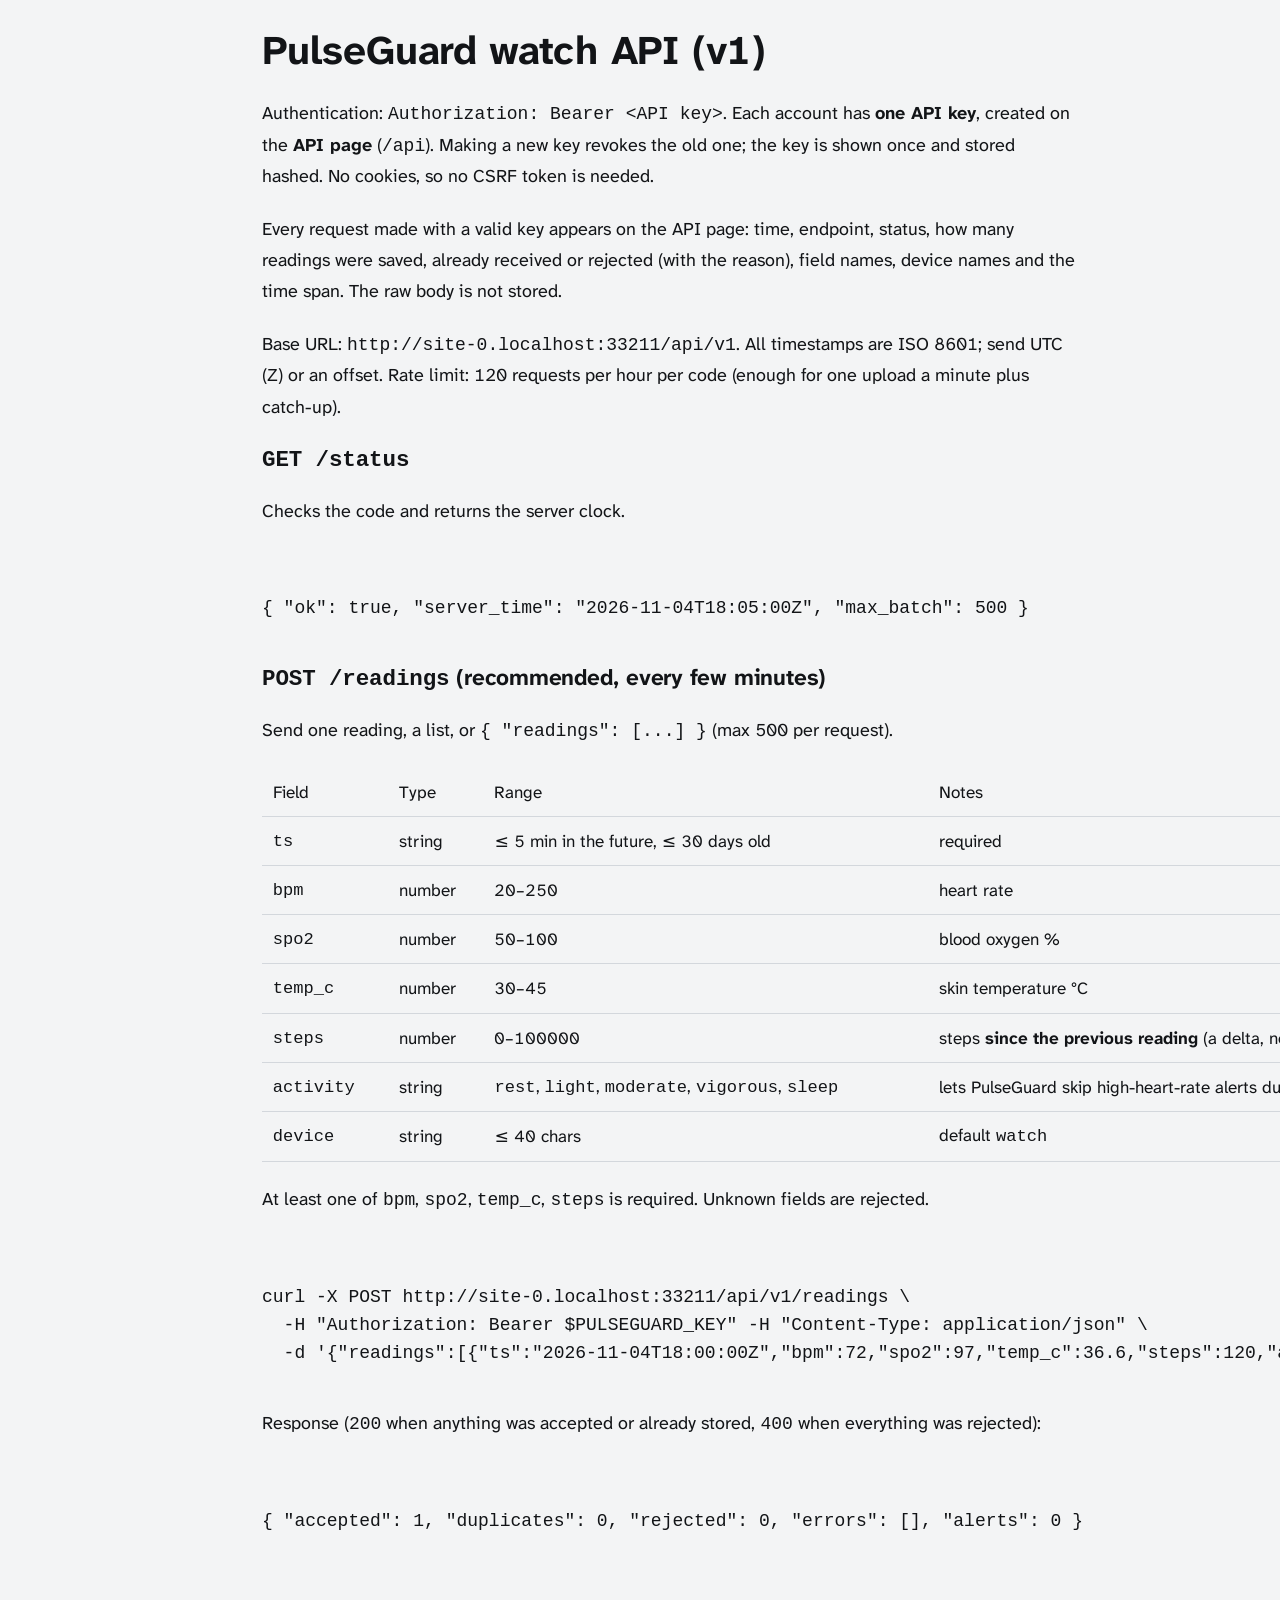
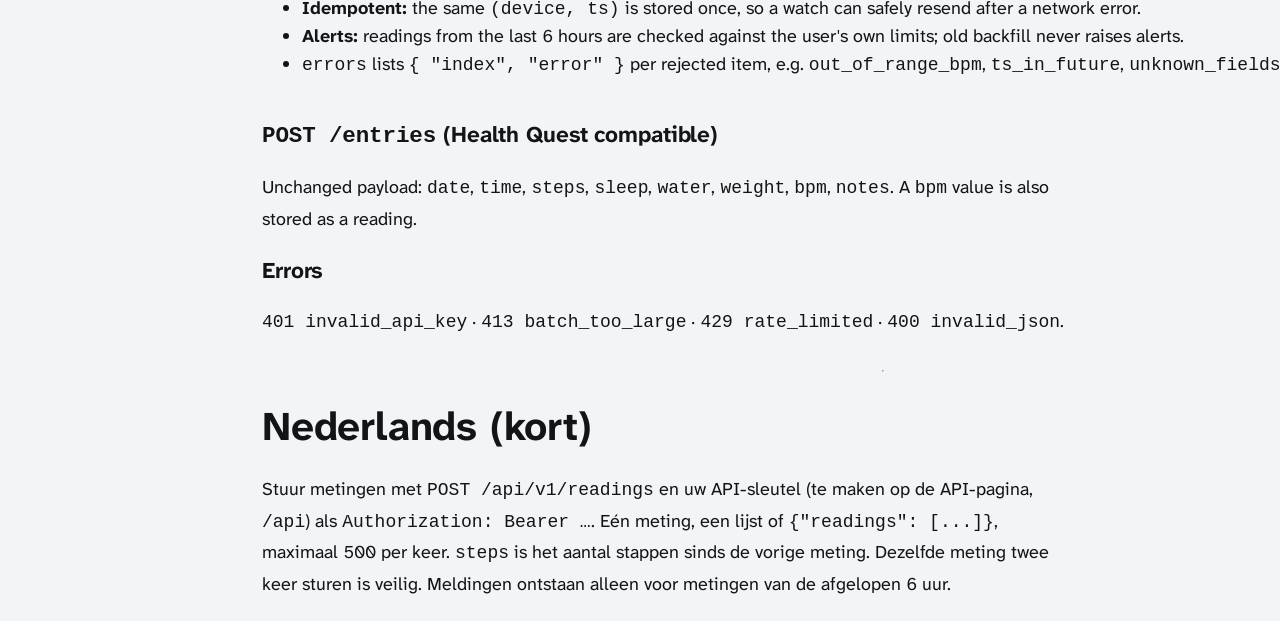
<file: static/docs/API.html>
<!doctype html><html lang="en" translate="no" class="notranslate"><head><meta charset="utf-8"><meta name="google" content="notranslate"><meta name="viewport" content="width=device-width, initial-scale=1"><title>PulseGuard API</title><script src="/static/docs/origin.js" defer></script><link rel="stylesheet" href="/static/css/app.css"></head><body><main class="prose"><article class="page prose"><h1>PulseGuard watch API (v1)</h1>
<p>Authentication: <code>Authorization: Bearer &lt;API key&gt;</code>. Each account has <strong>one API key</strong>, created on the <strong>API page</strong> (<code>/api</code>). Making a new key revokes the old one; the key is shown once and stored hashed. No cookies, so no CSRF token is needed.</p>
<p>Every request made with a valid key appears on the API page: time, endpoint, status, how many readings were saved, already received or rejected (with the reason), field names, device names and the time span. The raw body is not stored.</p>
<p>Base URL: <code><span data-origin>https://&lt;uw-site&gt;</span>/api/v1</code>. All timestamps are ISO 8601; send UTC (<code>Z</code>) or an offset. Rate limit: 120 requests per hour per code (enough for one upload a minute plus catch-up).</p>
<h2><code>GET /status</code></h2>
<p>Checks the code and returns the server clock.</p>
<pre><code>
{ &quot;ok&quot;: true, &quot;server_time&quot;: &quot;2026-11-04T18:05:00Z&quot;, &quot;max_batch&quot;: 500 }
</code></pre>
<h2><code>POST /readings</code> (recommended, every few minutes)</h2>
<p>Send one reading, a list, or <code>{ &quot;readings&quot;: [...] }</code> (max 500 per request).</p>
<table><tr><td>Field</td><td>Type</td><td>Range</td><td>Notes</td></tr>
<tr><td><code>ts</code></td><td>string</td><td>≤ 5 min in the future, ≤ 30 days old</td><td>required</td></tr>
<tr><td><code>bpm</code></td><td>number</td><td>20–250</td><td>heart rate</td></tr>
<tr><td><code>spo2</code></td><td>number</td><td>50–100</td><td>blood oxygen %</td></tr>
<tr><td><code>temp_c</code></td><td>number</td><td>30–45</td><td>skin temperature °C</td></tr>
<tr><td><code>steps</code></td><td>number</td><td>0–100000</td><td>steps <strong>since the previous reading</strong> (a delta, not a daily total)</td></tr>
<tr><td><code>activity</code></td><td>string</td><td><code>rest</code>, <code>light</code>, <code>moderate</code>, <code>vigorous</code>, <code>sleep</code></td><td>lets PulseGuard skip high-heart-rate alerts during exercise</td></tr>
<tr><td><code>device</code></td><td>string</td><td>≤ 40 chars</td><td>default <code>watch</code></td></tr>
</table><p>At least one of <code>bpm</code>, <code>spo2</code>, <code>temp_c</code>, <code>steps</code> is required. Unknown fields are rejected.</p>
<pre><code>
curl -X POST <span data-origin>https://&lt;uw-site&gt;</span>/api/v1/readings \
  -H &quot;Authorization: Bearer $PULSEGUARD_KEY&quot; -H &quot;Content-Type: application/json&quot; \
  -d &#x27;{&quot;readings&quot;:[{&quot;ts&quot;:&quot;2026-11-04T18:00:00Z&quot;,&quot;bpm&quot;:72,&quot;spo2&quot;:97,&quot;temp_c&quot;:36.6,&quot;steps&quot;:120,&quot;activity&quot;:&quot;light&quot;}]}&#x27;
</code></pre>
<p>Response (<code>200</code> when anything was accepted or already stored, <code>400</code> when everything was rejected):</p>
<pre><code>
{ &quot;accepted&quot;: 1, &quot;duplicates&quot;: 0, &quot;rejected&quot;: 0, &quot;errors&quot;: [], &quot;alerts&quot;: 0 }
</code></pre>
<ul><li><strong>Idempotent:</strong> the same <code>(device, ts)</code> is stored once, so a watch can safely resend after a network error.</li>
<li><strong>Alerts:</strong> readings from the last 6 hours are checked against the user&#x27;s own limits; old backfill never raises alerts.</li>
<li><code>errors</code> lists <code>{ &quot;index&quot;, &quot;error&quot; }</code> per rejected item, e.g. <code>out_of_range_bpm</code>, <code>ts_in_future</code>, <code>unknown_fields</code>.</li>
</ul><h2><code>POST /entries</code> (Health Quest compatible)</h2>
<p>Unchanged payload: <code>date</code>, <code>time</code>, <code>steps</code>, <code>sleep</code>, <code>water</code>, <code>weight</code>, <code>bpm</code>, <code>notes</code>. A <code>bpm</code> value is also stored as a reading.</p>
<h2>Errors</h2>
<p><code>401 invalid_api_key</code> · <code>413 batch_too_large</code> · <code>429 rate_limited</code> · <code>400 invalid_json</code>.</p>
<hr>
<h1>Nederlands (kort)</h1>
<p>Stuur metingen met <code>POST /api/v1/readings</code> en uw API-sleutel (te maken op de API-pagina, <code>/api</code>) als <code>Authorization: Bearer …</code>. Eén meting, een lijst of <code>{&quot;readings&quot;: [...]}</code>, maximaal 500 per keer. <code>steps</code> is het aantal stappen sinds de vorige meting. Dezelfde meting twee keer sturen is veilig. Meldingen ontstaan alleen voor metingen van de afgelopen 6 uur.</p></article></main></body></html>
</file>
<file: static/css/app.css>
/* PulseGuard 2.1 · "Pulse Plot" direction (Factory catalog sleeve fused with the product).
   Sections are divided by rules on the ground, never boxed. One flat brand bar. Tokens first. */

@font-face { font-family: "Atkinson Hyperlegible Next"; src: url("/static/fonts/atkinson-hyperlegible-next-latin-400-normal.woff2") format("woff2"); font-weight: 400; font-style: normal; font-display: swap; unicode-range: U+0000-00FF, U+0131, U+0152-0153, U+02BB-02BC, U+02C6, U+02DA, U+02DC, U+0304, U+0308, U+0329, U+2000-206F, U+20AC, U+2122, U+2191, U+2193, U+2212, U+2215, U+FEFF, U+FFFD; }
@font-face { font-family: "Atkinson Hyperlegible Next"; src: url("/static/fonts/atkinson-hyperlegible-next-latin-ext-400-normal.woff2") format("woff2"); font-weight: 400; font-style: normal; font-display: swap; unicode-range: U+0100-02BA, U+02BD-02C5, U+02C7-02CC, U+02CE-02D7, U+02DD-02FF, U+0304, U+0308, U+0329, U+1D00-1DBF, U+1E00-1E9F, U+1EF2-1EFF, U+2020, U+20A0-20AB, U+20AD-20C0, U+2113, U+2C60-2C7F, U+A720-A7FF; }
@font-face { font-family: "Atkinson Hyperlegible Next"; src: url("/static/fonts/atkinson-hyperlegible-next-latin-700-normal.woff2") format("woff2"); font-weight: 700; font-style: normal; font-display: swap; unicode-range: U+0000-00FF, U+0131, U+0152-0153, U+02BB-02BC, U+02C6, U+02DA, U+02DC, U+0304, U+0308, U+0329, U+2000-206F, U+20AC, U+2122, U+2191, U+2193, U+2212, U+2215, U+FEFF, U+FFFD; }
@font-face { font-family: "Atkinson Hyperlegible Next"; src: url("/static/fonts/atkinson-hyperlegible-next-latin-ext-700-normal.woff2") format("woff2"); font-weight: 700; font-style: normal; font-display: swap; unicode-range: U+0100-02BA, U+02BD-02C5, U+02C7-02CC, U+02CE-02D7, U+02DD-02FF, U+0304, U+0308, U+0329, U+1D00-1DBF, U+1E00-1E9F, U+1EF2-1EFF, U+2020, U+20A0-20AB, U+20AD-20C0, U+2113, U+2C60-2C7F, U+A720-A7FF; }
@font-face { font-family: "Atkinson Hyperlegible Next"; src: url("/static/fonts/atkinson-hyperlegible-next-latin-700-italic.woff2") format("woff2"); font-weight: 700; font-style: italic; font-display: swap; }
@font-face { font-family: "Atkinson Hyperlegible Mono"; src: url("/static/fonts/atkinson-hyperlegible-mono-latin-400-normal.woff2") format("woff2"); font-weight: 400; font-style: normal; font-display: swap; }
@font-face { font-family: "Atkinson Hyperlegible Mono"; src: url("/static/fonts/atkinson-hyperlegible-mono-latin-600-normal.woff2") format("woff2"); font-weight: 600; font-style: normal; font-display: swap; }

:root {
  --font: "Atkinson Hyperlegible Next", -apple-system, "Segoe UI", system-ui, sans-serif;
  --font-num: "Atkinson Hyperlegible Mono", ui-monospace, "Cascadia Mono", monospace;

  --bg: #f3f4f5;            /* cool off-white ground */
  --surface: #ffffff;       /* inputs, menus */
  --surface-2: #e9ebed;
  --ink: #121417;
  --ink-2: #3e434a;         /* 9.6:1 */
  --ink-3: #5c636c;         /* 5.9:1 */
  --line: #d3d7dc;
  --line-strong: #a9b0b8;
  --shadow: 0 1px 2px rgb(18 20 23 / 0.06), 0 8px 24px -14px rgb(18 20 23 / 0.25);

  --brand: #c43c12;
  --brand-strong: #b3350f;  /* brand bar + primary action; white text 5.9:1 */
  --brand-ink: #ffffff;
  --brand-soft: #fbe9e2;
  --bar: #b3350f; --bar-ink: #ffffff; --bar-ink-2: #ffe1d6;
  --focus: #1f5fbf;

  --trace: #121417;         /* plot hairlines */
  --trace-today: #b3350f;

  --c-bpm: #b3350f;    --c-bpm-soft: #fbe9e2;
  --c-spo2: #1f5fbf;   --c-spo2-soft: #e5eefb;
  --c-temp_c: #8a5300; --c-temp_c-soft: #fbf0dd;
  --c-steps: #3e434a;  --c-steps-soft: #e9ebed;
  --c-sleep: #4a43b5;  --c-sleep-soft: #ecebfb;
  --c-water: #0b6a8f;  --c-water-soft: #e3f3f9;
  --c-stress: #0b6b75; --c-stress-soft: #e1f2f3;
  --c-medication: #1b6e3e; --c-medication-soft: #e4f3ea;
  --c-goals: #b3350f;  --c-goals-soft: #fbe9e2;

  --ok: #1b6e3e;      --ok-soft: #e4f3ea;
  --warn: #7a4a00;    --warn-soft: #fff1d1;  --warn-line: #e6b85c;
  --urgent: #b4161f;  --urgent-soft: #fde7e8; --urgent-line: #ef9da1;

  --radius: 6px;
  --radius-sm: 6px;
  --ease: cubic-bezier(0.22, 1, 0.36, 1);
  color-scheme: light;
}

@media (prefers-color-scheme: dark) {
  :root:not([data-theme="light"]) {
    --bg: #1c1e21; --surface: #25282c; --surface-2: #2c3035; --ink: #eceef0; --ink-2: #c4c9cf; --ink-3: #9aa1a9;
    --line: #363a40; --line-strong: #4d535b; --shadow: 0 1px 2px rgb(0 0 0 / 0.3), 0 10px 26px -14px rgb(0 0 0 / 0.6);
    --brand: #ff7a50; --brand-strong: #ff8a63; --brand-ink: #1c0c05; --brand-soft: #3a2219;
    --bar: #8f2b0c; --bar-ink: #ffffff; --bar-ink-2: #ffd6c7; --focus: #8ab4ff;
    --trace: #eceef0; --trace-today: #ff8a63;
    --c-bpm: #ff8a63; --c-bpm-soft: #3a2219; --c-spo2: #8ab4ff; --c-spo2-soft: #1d2a3d; --c-temp_c: #ffc266; --c-temp_c-soft: #3a2e17;
    --c-steps: #c4c9cf; --c-steps-soft: #2c3035; --c-sleep: #aaa3ff; --c-sleep-soft: #26244a; --c-water: #6fcff2; --c-water-soft: #13303b;
    --c-stress: #63d6cc; --c-stress-soft: #143331; --c-medication: #6fd69a; --c-medication-soft: #15301f; --c-goals: #ff8a63; --c-goals-soft: #3a2219;
    --ok: #6fd69a; --ok-soft: #15301f; --warn: #ffcb6b; --warn-soft: #3a2d10; --warn-line: #6f5419;
    --urgent: #ff8a8f; --urgent-soft: #401a1c; --urgent-line: #7d3135;
    color-scheme: dark;
  }
}
:root[data-theme="dark"] {
  --bg: #1c1e21; --surface: #25282c; --surface-2: #2c3035; --ink: #eceef0; --ink-2: #c4c9cf; --ink-3: #9aa1a9;
  --line: #363a40; --line-strong: #4d535b; --shadow: 0 1px 2px rgb(0 0 0 / 0.3), 0 10px 26px -14px rgb(0 0 0 / 0.6);
  --brand: #ff7a50; --brand-strong: #ff8a63; --brand-ink: #1c0c05; --brand-soft: #3a2219;
  --bar: #8f2b0c; --bar-ink: #ffffff; --bar-ink-2: #ffd6c7; --focus: #8ab4ff;
  --trace: #eceef0; --trace-today: #ff8a63;
  --c-bpm: #ff8a63; --c-bpm-soft: #3a2219; --c-spo2: #8ab4ff; --c-spo2-soft: #1d2a3d; --c-temp_c: #ffc266; --c-temp_c-soft: #3a2e17;
  --c-steps: #c4c9cf; --c-steps-soft: #2c3035; --c-sleep: #aaa3ff; --c-sleep-soft: #26244a; --c-water: #6fcff2; --c-water-soft: #13303b;
  --c-stress: #63d6cc; --c-stress-soft: #143331; --c-medication: #6fd69a; --c-medication-soft: #15301f; --c-goals: #ff8a63; --c-goals-soft: #3a2219;
  --ok: #6fd69a; --ok-soft: #15301f; --warn: #ffcb6b; --warn-soft: #3a2d10; --warn-line: #6f5419;
  --urgent: #ff8a8f; --urgent-soft: #401a1c; --urgent-line: #7d3135;
  color-scheme: dark;
}

/* Text size setting: large is the default for this audience. */
html { font-size: 112.5%; }
html[data-size="normal"] { font-size: 100%; }
html[data-size="xlarge"] { font-size: 131.25%; }

*, *::before, *::after { box-sizing: border-box; }
html { -webkit-text-size-adjust: 100%; scroll-padding-top: 5.5rem; }
body {
  margin: 0; min-height: 100dvh; background: var(--bg); color: var(--ink);
  font: 400 1rem/1.55 var(--font); font-variant-numeric: tabular-nums;
  caret-color: var(--brand); accent-color: var(--brand-strong);
  -webkit-font-smoothing: antialiased;
}
::selection { background: var(--brand-soft); color: var(--ink); }
:focus-visible { outline: 3px solid var(--focus); outline-offset: 3px; border-radius: 6px; }
html { scrollbar-color: var(--line-strong) transparent; }
img { max-width: 100%; height: auto; }
a { color: var(--brand-strong); text-underline-offset: 0.18em; text-decoration-thickness: 1px; }
a:hover { text-decoration-thickness: 2px; }
h1, h2, h3 { line-height: 1.2; text-wrap: balance; margin: 0; letter-spacing: -0.01em; }
h1 { font-size: clamp(1.75rem, 1.3rem + 1.6vw, 2.25rem); font-weight: 700; }
h2 { font-size: 1.25rem; font-weight: 650; }
h3 { font-size: 1.05rem; font-weight: 650; margin-top: 0.5rem; }
p { margin: 0; max-width: 68ch; }
.muted { color: var(--ink-3); }
.small { font-size: 0.875rem; }
.mono { font-family: ui-monospace, "SF Mono", "Cascadia Mono", Consolas, monospace; font-size: 0.92em; }
.num { font-variant-numeric: tabular-nums; }
.lead { color: var(--ink-2); font-size: 1.05rem; }
.sr-only { position: absolute; width: 1px; height: 1px; padding: 0; margin: -1px; overflow: hidden; clip: rect(0 0 0 0); white-space: nowrap; border: 0; }
[hidden] { display: none !important; }
.icon { flex: none; }

/* ---------- skip link ---------- */
.skip { position: absolute; left: 1rem; top: -4rem; z-index: 100; background: var(--ink); color: var(--surface); padding: 0.75rem 1rem; border-radius: 10px; text-decoration: none; }
.skip:focus { top: 1rem; }

/* ---------- top bar ---------- */
.topbar {
  position: sticky; top: 0; z-index: 20; display: flex; align-items: center; gap: 1rem;
  padding: max(0.6rem, env(safe-area-inset-top)) max(1rem, env(safe-area-inset-right)) 0.6rem max(1rem, env(safe-area-inset-left));
  background: var(--bg);
  border-bottom: 1px solid var(--line);
}
.brand { display: inline-flex; align-items: center; gap: 0.55rem; text-decoration: none; color: var(--ink); min-height: 48px; }
.brand img { width: 34px; height: 38px; }
.wordmark { font-weight: 800; font-style: italic; letter-spacing: 0.01em; font-size: 1.15rem; }
.topnav { display: flex; gap: 0.25rem; margin-inline: auto; }
.topnav-link {
  display: inline-flex; align-items: center; gap: 0.45rem; min-height: 48px; padding: 0 0.95rem; border-radius: 999px;
  color: var(--ink-2); text-decoration: none; font-weight: 600;
}
.topnav-link:hover { background: var(--surface); color: var(--ink); }
.topnav-link.active { background: var(--surface); color: var(--ink); box-shadow: var(--shadow); }
.topnav-link.active .icon { color: var(--brand); }
.topbar-tools { display: flex; align-items: center; gap: 0.35rem; margin-left: auto; }
.topnav + .topbar-tools { margin-left: 0; }
.icon-btn, .chip-btn {
  display: inline-grid; place-items: center; min-width: 48px; min-height: 48px; padding: 0 0.6rem; border: 0; border-radius: 999px;
  background: transparent; color: var(--ink-2); font: inherit; font-weight: 700; cursor: pointer; position: relative; list-style: none;
}
.icon-btn:hover, .chip-btn:hover { background: var(--surface); color: var(--ink); }
.icon-btn::-webkit-details-marker { display: none; }
/* Both A's share a baseline; wrap + align-content centres that line in the 48px button (baseline alone sits it at the top). */
.size-btn { display: inline-flex; flex-wrap: wrap; align-items: baseline; align-content: center; justify-content: center; gap: 1px; line-height: 1; }
.size-btn .a-small { font-size: 0.75rem; }
.size-btn .a-big { font-size: 1.1rem; }
.count { position: absolute; top: 6px; right: 4px; min-width: 1.15rem; height: 1.15rem; padding: 0 0.3rem; border-radius: 999px; background: var(--brand-strong); color: var(--brand-ink); font-size: 0.7rem; line-height: 1.15rem; text-align: center; }
.menu { position: relative; }
.menu-panel {
  position: absolute; right: 0; top: calc(100% + 0.5rem); width: min(18rem, 90vw); padding: 0.5rem; z-index: 30;
  background: var(--surface); border: 1px solid var(--line); border-radius: var(--radius); box-shadow: 0 18px 40px -16px rgb(0 0 0 / 0.3);
}
.menu-name { padding: 0.5rem 0.75rem 0.25rem; color: var(--ink-3); font-size: 0.875rem; }
.menu-link {
  display: flex; align-items: center; gap: 0.7rem; width: 100%; min-height: 48px; padding: 0 0.75rem; border: 0; border-radius: 12px;
  background: none; color: var(--ink); font: inherit; text-decoration: none; text-align: left; cursor: pointer;
}
.menu-link:hover, .menu-link.active { background: var(--surface-2); }
.menu-link .icon { color: var(--ink-3); }

/* ---------- layout ---------- */
main { display: block; width: min(1120px, 100%); margin: 0 auto; padding: 1.5rem max(1rem, env(safe-area-inset-right)) 6rem max(1rem, env(safe-area-inset-left)); }
main:focus { outline: none; }
.page { display: grid; gap: 1.25rem; }
.page-head { display: grid; gap: 0.4rem; margin-bottom: 0.25rem; }
.page-head-row { display: flex; flex-wrap: wrap; align-items: center; justify-content: space-between; gap: 1rem; }
.panel { background: var(--surface); border-radius: var(--radius); padding: 1.35rem; box-shadow: var(--shadow); display: grid; gap: 1rem; align-content: start; }
.panel h2 { display: flex; align-items: center; gap: 0.5rem; }
.panel.narrow { max-width: 34rem; margin: 2rem auto; }
.split { display: grid; gap: 1.25rem; grid-template-columns: repeat(auto-fit, minmax(min(100%, 22rem), 1fr)); align-items: start; }
.grid-2 { display: grid; gap: 0 1rem; grid-template-columns: repeat(auto-fit, minmax(min(100%, 14rem), 1fr)); }
.stack { display: grid; gap: 0.9rem; }
.btn-row { display: flex; flex-wrap: wrap; gap: 0.6rem; }
.toc { display: flex; flex-wrap: wrap; gap: 0.4rem; }
.toc a { padding: 0.55rem 0.9rem; border-radius: 999px; background: var(--surface); color: var(--ink); text-decoration: none; min-height: 44px; display: inline-flex; align-items: center; font-weight: 550; }
.toc a:hover { box-shadow: var(--shadow); }

/* ---------- status + alerts ---------- */
.status-line { display: flex; align-items: center; gap: 0.5rem; font-size: 1.2rem; font-weight: 600; }
.status-ok { color: var(--ok); }
.status-ok span { color: var(--ink); }
.status-attn { color: var(--ink); }
.care-bar {
  display: flex; flex-wrap: wrap; align-items: center; gap: 0.75rem 1rem; padding: 0.85rem 1.1rem; border-radius: var(--radius);
  background: var(--c-spo2-soft); color: var(--ink);
}
.care-bar > span:first-child { display: inline-flex; align-items: center; gap: 0.4rem; font-weight: 650; }
.care-links { display: flex; flex-wrap: wrap; gap: 0.25rem 1rem; margin-left: auto; }
.care-links a { min-height: 44px; display: inline-flex; align-items: center; }

.alert { display: grid; grid-template-columns: auto 1fr; gap: 0.25rem 1rem; padding: 1.2rem 1.35rem; border-radius: var(--radius); border: 1px solid; }
.alert-warning { background: var(--warn-soft); border-color: var(--warn-line); }
.alert-urgent { background: var(--urgent-soft); border-color: var(--urgent-line); }
.alert-icon { width: 3rem; height: 3rem; border-radius: 14px; display: grid; place-items: center; }
.alert-warning .alert-icon { background: var(--warn); color: var(--warn-soft); }
.alert-urgent .alert-icon { background: var(--urgent); color: var(--urgent-soft); }
.alert-body { display: grid; gap: 0.35rem; }
.alert h2 { font-size: 1.3rem; }
.alert-when { color: var(--ink-2); }
.alert-emergency { font-weight: 700; color: var(--urgent); }
.alert-small { color: var(--ink-2); font-size: 0.875rem; }
.alert-actions { grid-column: 2; margin-top: 0.4rem; }

.onboarding { background: var(--brand-soft); box-shadow: none; }

/* ---------- tiles ---------- */
.tiles { display: grid; gap: 1rem; grid-template-columns: 1fr; }
@media (min-width: 40.01rem) { .tiles { grid-template-columns: repeat(2, 1fr); } }
@media (min-width: 60rem) { .tiles { grid-template-columns: repeat(3, 1fr); } }
.tile {
  --c: var(--brand); --c-soft: var(--brand-soft);
  display: grid; gap: 0.55rem; align-content: start; padding: 1.15rem 1.2rem 1.25rem; border-radius: var(--radius);
  background: var(--surface); box-shadow: var(--shadow); color: var(--ink); text-decoration: none; min-width: 0;
  transition: transform 0.25s var(--ease), box-shadow 0.25s var(--ease);
}
a.tile:hover { box-shadow: 0 2px 4px rgb(20 20 30 / 0.06), 0 14px 28px -12px rgb(20 20 30 / 0.22); }
.tile-wide { grid-column: span 2; }
.tile-full { grid-column: 1 / -1; }
.tile-full .med-list { grid-template-columns: repeat(auto-fit, minmax(min(100%, 20rem), 1fr)); column-gap: 2rem; }
.tile-full .med { border-top: 0; border-bottom: 1px solid var(--line); }
@media (max-width: 40rem) { .tile-wide, .tile-full { grid-column: auto; } }
.tile-bpm { --c: var(--c-bpm); --c-soft: var(--c-bpm-soft); }
.tile-spo2 { --c: var(--c-spo2); --c-soft: var(--c-spo2-soft); }
.tile-temp_c { --c: var(--c-temp_c); --c-soft: var(--c-temp_c-soft); }
.tile-steps { --c: var(--c-steps); --c-soft: var(--c-steps-soft); }
.tile-sleep { --c: var(--c-sleep); --c-soft: var(--c-sleep-soft); }
.tile-stress { --c: var(--c-stress); --c-soft: var(--c-stress-soft); }
.tile-medication { --c: var(--c-medication); --c-soft: var(--c-medication-soft); }
.tile-goals { --c: var(--c-goals); --c-soft: var(--c-goals-soft); }
.tile-head { display: flex; align-items: center; justify-content: space-between; gap: 0.5rem; flex-wrap: wrap; }
.tile-title { display: inline-flex; align-items: center; gap: 0.45rem; color: var(--c); font-weight: 700; }
.tile-sub { color: var(--ink-3); font-size: 0.875rem; }
.tile-value { display: flex; align-items: baseline; gap: 0.1rem; line-height: 1; margin-top: 0.15rem; }
.tile-value .num { font-size: 2.6rem; font-weight: 700; letter-spacing: -0.02em; }
.tile-wide .tile-value .num { font-size: 3.2rem; }
.tile-value .unit { color: var(--ink-2); font-weight: 600; font-size: 1.05rem; }
.tile-empty { font-size: 2rem; color: var(--ink-3); }
.tile-range { color: var(--ink-2); font-size: 0.95rem; }
.tile-range.is-out { color: var(--urgent); font-weight: 650; }
.tile-flag { outline: 2px solid var(--urgent-line); outline-offset: -2px; }
.tile-note { color: var(--ink-2); font-size: 0.95rem; }
.link-btn { color: var(--c); font-weight: 650; text-decoration: none; min-height: 44px; display: inline-flex; align-items: center; }
.link-btn:hover { text-decoration: underline; }
.mini-stats { display: flex; flex-wrap: wrap; gap: 0.4rem 1.4rem; margin: 0.2rem 0 0; }
.mini-stats div { display: grid; }
.mini-stats dt { color: var(--ink-3); font-size: 0.8rem; }
.mini-stats dd { margin: 0; font-weight: 650; }

.spark { width: 100%; height: 64px; display: block; }
.spark .band { fill: var(--c-soft); }
.spark .line { fill: none; stroke: var(--c); stroke-width: 2.5; stroke-linejoin: round; stroke-linecap: round; }
.spark .dot { fill: var(--c); stroke: var(--surface); stroke-width: 2; }

.progress { -webkit-appearance: none; appearance: none; width: 100%; height: 0.55rem; border: 0; border-radius: 999px; background: var(--surface-2); overflow: hidden; color: var(--c, var(--brand)); }
.progress::-webkit-progress-bar { background: var(--surface-2); border-radius: 999px; }
.progress::-webkit-progress-value { background: var(--c, var(--brand)); border-radius: 999px; }
.progress::-moz-progress-bar { background: var(--c, var(--brand)); border-radius: 999px; }

.med-list { list-style: none; margin: 0; padding: 0; display: grid; gap: 0.25rem; }
.med { display: grid; grid-template-columns: 1fr auto; gap: 0.5rem 0.75rem; align-items: center; padding: 0.65rem 0; border-top: 1px solid var(--line); }
.med:first-child { border-top: 0; }
.med-actions { grid-column: 1 / -1; display: flex; gap: 0.5rem; }
.med-done .med-text strong { color: var(--ink-2); }
.slots { display: inline-flex; gap: 0.3rem; }
.slot { width: 0.9rem; height: 0.9rem; border-radius: 50%; border: 2px solid var(--line-strong); }
.slot-taken { background: var(--c-medication); border-color: var(--c-medication); }
.slot-skipped { background: var(--line-strong); border-color: var(--line-strong); }

.fab { position: fixed; right: max(1rem, env(safe-area-inset-right)); bottom: calc(5.4rem + env(safe-area-inset-bottom)); z-index: 15; box-shadow: 0 2px 4px rgb(0 0 0 / 0.12), 0 8px 18px -8px rgb(0 0 0 / 0.3); }

/* ---------- bottom tab bar (phones) ---------- */
.tabbar { display: none; }
@media (max-width: 52rem) {
  .topnav { display: none; }
  .tabbar {
    display: grid; grid-template-columns: repeat(5, 1fr); position: fixed; inset: auto 0 0 0; z-index: 20;
    padding: 0.3rem max(0.25rem, env(safe-area-inset-right)) calc(0.3rem + env(safe-area-inset-bottom)) max(0.25rem, env(safe-area-inset-left));
    background: var(--surface); border-top: 1px solid var(--line);
  }
  .tab-link { display: grid; justify-items: center; gap: 0.1rem; min-height: 56px; padding-top: 0.35rem; color: var(--ink-3); text-decoration: none; font-size: 0.72rem; font-weight: 600; border-radius: 12px; }
  .tab-link.active { color: var(--brand-strong); }
  .wordmark { display: none; }
}
@media (min-width: 52.01rem) { .fab.btn { display: none; } main { padding-bottom: 3rem; } }

/* ---------- buttons ---------- */
.btn {
  display: inline-flex; align-items: center; justify-content: center; gap: 0.45rem; min-height: 48px; padding: 0 1.25rem;
  border-radius: 999px; border: 1px solid transparent; font: inherit; font-weight: 650; text-decoration: none; cursor: pointer;
  transition: background-color 0.2s var(--ease), transform 0.15s var(--ease);
}
.btn:active { transform: scale(0.98); }
.btn:disabled { opacity: 0.55; cursor: not-allowed; }
.btn-primary { background: var(--brand-strong); color: var(--brand-ink); }
.btn-primary:hover { background: color-mix(in srgb, var(--brand-strong) 88%, #000); }
.btn-secondary { background: var(--surface-2); color: var(--ink); border-color: var(--line); }
.btn-secondary:hover { background: var(--line); }
.btn-ghost { background: transparent; color: var(--ink-2); }
.btn-ghost:hover { background: var(--surface-2); color: var(--ink); }
.btn-danger { background: var(--urgent-soft); color: var(--urgent); border-color: var(--urgent-line); }
.btn-small { min-height: 44px; padding: 0 0.95rem; font-size: 0.95rem; }
.btn-wide { width: 100%; }

/* ---------- forms ---------- */
.field { display: grid; gap: 0.35rem; margin-bottom: 0.25rem; }
.field label, legend { font-weight: 650; }
.hint { color: var(--ink-3); font-size: 0.9rem; }
.field-error { color: var(--urgent); font-weight: 600; font-size: 0.95rem; }
input:not([type="checkbox"]):not([type="radio"]), select, textarea {
  width: 100%; min-height: 48px; padding: 0.65rem 0.85rem; border: 1.5px solid var(--line-strong); border-radius: var(--radius-sm);
  background: var(--surface); color: var(--ink); font: inherit;
}
textarea { resize: vertical; min-height: 6rem; }
input:hover, select:hover, textarea:hover { border-color: var(--ink-3); }
input:focus-visible, select:focus-visible, textarea:focus-visible { outline: 3px solid var(--focus); outline-offset: 1px; border-color: var(--focus); }
input[aria-invalid="true"] { border-color: var(--urgent); }
input[readonly] { background: var(--surface-2); color: var(--ink-2); }
::placeholder { color: var(--ink-3); }
fieldset { border: 0; padding: 0; margin: 0; display: grid; gap: 0.6rem; min-width: 0; }
.check { display: grid; grid-template-columns: auto 1fr; gap: 0.75rem; align-items: start; }
.check input { width: 1.5rem; height: 1.5rem; margin-top: 0.15rem; }
.form-msg:empty { display: none; }
.notice { padding: 0.8rem 1rem; border-radius: var(--radius-sm); font-weight: 550; max-width: none; }
.notice-ok { background: var(--ok-soft); color: var(--ok); }
.notice-error { background: var(--urgent-soft); color: var(--urgent); }
.notice-warn { background: var(--warn-soft); color: var(--warn); }

.chip-row { display: flex; flex-wrap: wrap; gap: 0.5rem; }
.chip input, .scale-opt input, .choice-opt input { position: absolute; opacity: 0; width: 1px; height: 1px; }
.chip label, .choice-opt label {
  display: inline-flex; align-items: center; min-height: 48px; padding: 0 1.05rem; border-radius: 999px; border: 1.5px solid var(--line-strong);
  background: var(--surface); cursor: pointer; font-weight: 550;
}
.chip input:checked + label, .choice-opt input:checked + label { background: var(--ink); color: var(--surface); border-color: var(--ink); }
.chip input:focus-visible + label, .scale-opt input:focus-visible + label, .choice-opt input:focus-visible + label { outline: 3px solid var(--focus); outline-offset: 2px; }
.choice-row { display: flex; flex-wrap: wrap; gap: 0.5rem; }
.scale-row { display: grid; grid-template-columns: repeat(5, 1fr); gap: 0.4rem; }
.scale-opt label {
  display: grid; justify-items: center; gap: 0.15rem; min-height: 60px; padding: 0.5rem 0.25rem; border-radius: var(--radius-sm);
  border: 1.5px solid var(--line-strong); background: var(--surface); cursor: pointer; text-align: center;
}
.scale-num { font-size: 1.25rem; font-weight: 700; }
.scale-word { font-size: 0.78rem; color: var(--ink-2); }
.scale-opt input:checked + label { background: var(--ink); color: var(--surface); border-color: var(--ink); }
.scale-opt input:checked + label .scale-word { color: var(--surface); }

.segmented { display: inline-flex; flex-wrap: wrap; gap: 0.25rem; padding: 0.25rem; border-radius: 999px; background: var(--surface); box-shadow: var(--shadow); }
.segmented-wide { display: flex; border-radius: var(--radius); }
.seg { min-height: 44px; padding: 0 1rem; border: 0; border-radius: 999px; background: transparent; color: var(--ink-2); font: inherit; font-weight: 600; cursor: pointer; text-decoration: none; display: inline-flex; align-items: center; }
.seg:hover { color: var(--ink); background: var(--surface-2); }
.seg.active { background: var(--ink); color: var(--surface); }

/* ---------- lists ---------- */
.rows { list-style: none; margin: 0; padding: 0; }
.row { display: flex; align-items: center; justify-content: space-between; gap: 0.75rem 1rem; flex-wrap: wrap; padding: 0.85rem 0; border-top: 1px solid var(--line); }
.row:first-child { border-top: 0; }
.rows.compact .row { padding: 0.55rem 0; }
.row-actions { display: flex; gap: 0.4rem; flex-wrap: wrap; }
.row-new { font-weight: 600; }
.pill { display: inline-flex; align-items: center; padding: 0.15rem 0.6rem; border-radius: 999px; background: var(--surface-2); color: var(--ink-2); font-size: 0.8rem; font-weight: 650; margin-left: 0.4rem; }
.pill-ok { background: var(--ok-soft); color: var(--ok); }
.pill-new { background: var(--brand-soft); color: var(--brand-strong); margin-left: 0; }
.hist { align-items: flex-start; flex-wrap: nowrap; }
.hist-icon { width: 2.4rem; height: 2.4rem; flex: none; border-radius: 12px; display: grid; place-items: center; background: var(--surface-2); color: var(--ink-2); }
.hist-symptom .hist-icon { background: var(--c-bpm-soft); color: var(--c-bpm); }
.hist-mood .hist-icon { background: var(--c-stress-soft); color: var(--c-stress); }
.hist-medication .hist-icon { background: var(--c-medication-soft); color: var(--c-medication); }
.hist-alert .hist-icon { background: var(--warn-soft); color: var(--warn); }
.hist-urgent .hist-icon { background: var(--urgent-soft); color: var(--urgent); }
.hist-main { flex: 1; display: grid; gap: 0.15rem; min-width: 0; }
.hist-title { display: flex; flex-wrap: wrap; align-items: center; }
.hist-time { flex: none; }
.day-title { font-size: 1rem; color: var(--ink-2); text-transform: capitalize; }

.code-box { display: grid; gap: 0.5rem; padding: 1rem 1.1rem; border-radius: var(--radius-sm); background: var(--surface-2); border: 1px dashed var(--line-strong); }
.code-title { font-weight: 650; }
.code { font-size: 1.35rem; font-weight: 700; letter-spacing: 0.06em; word-break: break-all; user-select: all; }
.code-input { text-transform: uppercase; letter-spacing: 0.08em; }

/* ---------- charts ---------- */
.chart-grid { display: grid; gap: 1.25rem; grid-template-columns: repeat(auto-fit, minmax(min(100%, 28rem), 1fr)); }
.chart-panel-bpm { --c: var(--c-bpm); --c-soft: var(--c-bpm-soft); }
.chart-panel-spo2 { --c: var(--c-spo2); --c-soft: var(--c-spo2-soft); }
.chart-panel-temp_c { --c: var(--c-temp_c); --c-soft: var(--c-temp_c-soft); }
.chart-panel-steps { --c: var(--c-steps); --c-soft: var(--c-steps-soft); }
.chart-panel-sleep { --c: var(--c-sleep); --c-soft: var(--c-sleep-soft); }
.chart-panel-stress { --c: var(--c-stress); --c-soft: var(--c-stress-soft); }
.chart-panel h2 .icon { color: var(--c); }
.chart-fig { margin: 0; display: grid; gap: 0.5rem; }
.chart { width: 100%; height: auto; display: block; overflow: visible; --c: var(--c-bpm); }
.chart-panel .chart, .report .chart { --c: inherit; }
.chart .grid { stroke: var(--line); stroke-width: 1; }
.chart .axis { fill: var(--ink-3); font-size: 14px; }
.chart .band { fill: var(--c-soft, var(--c-bpm-soft)); }
.chart .limit { stroke: var(--ink); stroke-dasharray: 6 5; stroke-width: 1.6; }
.chart .limit-halo { stroke: var(--bg); stroke-width: 5; stroke-linecap: round; }
.chart .line { fill: none; stroke: var(--c, var(--c-bpm)); stroke-width: 2.5; stroke-linejoin: round; }
.chart .range { fill: color-mix(in srgb, var(--c, var(--c-bpm)) 35%, transparent); }
.chart .avg-dot { fill: var(--c, var(--c-bpm)); stroke: var(--surface); stroke-width: 2; }
.chart .bar { fill: var(--c, var(--c-bpm)); }
.chart .dot-out { fill: var(--urgent); stroke: var(--surface); stroke-width: 2; }
.empty { color: var(--ink-3); padding: 1.5rem 0; }
.chart-table summary { cursor: pointer; color: var(--ink-2); font-weight: 600; min-height: 44px; display: flex; align-items: center; gap: 0.6rem; list-style: none; }
.chart-table summary::-webkit-details-marker { display: none; }
.chart-table summary::before { content: ""; width: 0.5rem; height: 0.5rem; border-right: 2px solid currentColor; border-bottom: 2px solid currentColor; transform: rotate(-45deg); transition: transform 0.2s var(--ease); }
.chart-table[open] summary::before { transform: rotate(45deg); }
.table-wrap { overflow-x: auto; }
table { border-collapse: collapse; width: 100%; font-size: 0.95rem; }
th, td { text-align: left; padding: 0.55rem 0.6rem; border-bottom: 1px solid var(--line); }
thead th { color: var(--ink-3); font-weight: 650; font-size: 0.85rem; }
tbody th { font-weight: 600; }

.panel-danger { box-shadow: none; border: 1.5px solid var(--urgent-line); }

/* ---------- auth ---------- */
.main-public { padding-bottom: 3rem; }
.auth { display: grid; gap: 1.5rem; grid-template-columns: repeat(auto-fit, minmax(min(100%, 22rem), 1fr)); align-items: center; min-height: calc(100dvh - 9rem); }
.auth-intro { display: grid; gap: 1rem; align-content: center; }
.auth-shield { width: 72px; height: 80px; }
.auth-lead { font-size: clamp(1.4rem, 1.1rem + 1.2vw, 2rem); font-weight: 700; line-height: 1.25; letter-spacing: -0.015em; max-width: 22ch; }
.auth-medical { color: var(--ink-3); font-size: 0.95rem; }
.auth-card { background: var(--surface); border-radius: calc(var(--radius) + 4px); padding: clamp(1.25rem, 3vw, 2rem); box-shadow: var(--shadow); display: grid; gap: 1.1rem; }
.auth-switch { color: var(--ink-2); }

.prose { max-width: 44rem; }
.prose p { line-height: 1.7; }

.session-warning {
  position: fixed; left: 50%; bottom: calc(6rem + env(safe-area-inset-bottom)); transform: translateX(-50%); z-index: 50;
  display: flex; flex-wrap: wrap; align-items: center; gap: 0.75rem 1rem; width: min(34rem, calc(100% - 2rem));
  padding: 1rem 1.15rem; border-radius: var(--radius); background: var(--ink); color: var(--surface); box-shadow: 0 18px 40px -12px rgb(0 0 0 / 0.45);
}

/* ---------- report ---------- */
.report { gap: 1.5rem; background: var(--surface); border-radius: var(--radius); padding: clamp(1.25rem, 3vw, 2.25rem); box-shadow: var(--shadow); }
.report-controls { display: flex; flex-wrap: wrap; align-items: flex-end; gap: 0.75rem; padding-bottom: 1rem; border-bottom: 1px solid var(--line); }
.report-controls .field { margin: 0; }
.report-head { display: flex; justify-content: space-between; gap: 1rem; flex-wrap: wrap; }
.report-logo { width: 180px; height: auto; align-self: start; }
:root[data-theme="dark"] .report-logo { filter: invert(1) hue-rotate(180deg); }
@media (prefers-color-scheme: dark) { :root:not([data-theme="light"]) .report-logo { filter: invert(1) hue-rotate(180deg); } }
.report-sec { display: grid; gap: 0.6rem; }
.report .chart { --c: var(--c-bpm); --c-soft: var(--c-bpm-soft); }
.kv { max-width: 32rem; }
.report-foot { border-top: 1px solid var(--line); padding-top: 1rem; }

@media (prefers-reduced-motion: reduce) {
  *, *::before, *::after { transition-duration: 0.01ms !important; animation-duration: 0.01ms !important; }
}

@media print {
  :root { --bg: #fff; --surface: #fff; --ink: #000; --ink-2: #222; --ink-3: #444; --line: #bbb; --shadow: none; color-scheme: light; }
  .topbar, .tabbar, .fab, .skip, .no-print, .session-warning, .chart-table summary { display: none !important; }
  main { padding: 0; width: 100%; }
  .report { box-shadow: none; padding: 0; }
  .report-logo { filter: none !important; }
  .chart-table { display: none; }
  .report-sec { break-inside: avoid; }
  a { color: #000; text-decoration: none; }
}

.status-extra { display: flex; flex-wrap: wrap; gap: 0.5rem; margin-top: 0.35rem; }
.status-chip { display: inline-flex; align-items: center; gap: 0.45rem; min-height: 44px; padding: 0 1rem; border-radius: 999px; background: var(--surface); color: var(--ink); text-decoration: none; font-weight: 600; box-shadow: var(--shadow); }
.status-chip .icon { color: var(--c-goals); }
.status-chip:hover { box-shadow: 0 2px 4px rgb(20 20 30 / 0.06), 0 10px 20px -10px rgb(20 20 30 / 0.25); }

/* Buttons in forms keep their natural width; full width only on phones where it helps reach. */
.stack > .btn, .stack > .btn-row { justify-self: start; }
@media (max-width: 40rem) { .stack > .btn { justify-self: stretch; } }
.chart .limit-label { fill: var(--ink); font-size: 13px; font-weight: 700; paint-order: stroke; stroke: var(--bg); stroke-width: 4px; stroke-linejoin: round; }

.report .chart-fig { max-width: 40rem; }
.chart-fig { max-width: 48rem; }

/* ---------- finish-review batch ---------- */
@media (min-width: 60rem) {
  .tile-hero { grid-column: span 2; }
  .tile-hero .spark { height: 120px; }
}
@media (min-width: 40.01rem) and (max-width: 59.99rem) { .tile-hero { grid-column: span 2; } }
.spark .limit { stroke: var(--ink-3); stroke-width: 1.5; stroke-dasharray: 4 4; }
.log-btn { min-height: 44px; padding: 0 1rem; margin-right: 0.25rem; }
@media (max-width: 52rem) { .log-btn { display: none; } .topbar-public .log-btn { display: inline-flex; } }  /* the phone hides Loggen (there's a floating button), never the public Inloggen */
.report .chart-fig { max-width: 30rem; }
/* One authored motion moment: trend lines draw in once when the overview opens. */
@media (prefers-reduced-motion: no-preference) {
  .home .spark .line { stroke-dasharray: 1; stroke-dashoffset: 1; animation: pg-draw 1.1s var(--ease) 0.1s forwards; }
  @keyframes pg-draw { to { stroke-dashoffset: 0; } }
}

/* ---------- AI-look pass ---------- */
.tile-vitals { gap: 0; padding: 0 1.2rem; }
.tile-vitals .metric { padding: 1.15rem 0 1.2rem; }
.tile-vitals .metric + .metric { border-top: 1px solid var(--line); }
.metric { display: grid; gap: 0.5rem; align-content: start; min-width: 0; color: var(--ink); text-decoration: none; }
.metric-flag .tile-value .num { color: var(--urgent); }
.tile-today { grid-column: 1 / -1; gap: 0.75rem; }
.today-title { font-size: 1.1rem; }
.today-cols { display: grid; grid-template-columns: 1fr; }
.today-cols .metric { padding: 1rem 0; }
.today-cols .metric + .metric { border-top: 1px solid var(--line); }
@media (min-width: 52rem) {
  .today-cols { grid-template-columns: repeat(3, 1fr); }
  .today-cols .metric { padding: 0.25rem 1.5rem; }
  .today-cols .metric:first-child { padding-left: 0; }
  .today-cols .metric + .metric { border-top: 0; border-left: 1px solid var(--line); }
}
.spark-wrap { display: grid; gap: 0.2rem; }
.spark-caption { color: var(--ink-3); font-size: 0.8rem; }

/* Heart chart sits at the foot of the hero tile and grows with it. */
.tile-hero { display: flex; flex-direction: column; }
.tile-hero > * + * { margin-top: 0.55rem; }
.tile-hero .spark-wrap { margin-top: auto; padding-top: 0.5rem; }
@media (min-width: 60rem) { .tile-hero .spark { height: 170px; } }

/* =====================================================================
   v2 layer: Pulse Plot world. Rules on the ground instead of cards,
   flat brand bar, mono numerals, page transitions.
   ===================================================================== */

.num, .tile-value .num, .mono, .code, .streak-num .num, .now-bpm .num, .readout-value { font-family: var(--font-num); font-variant-numeric: tabular-nums; letter-spacing: -0.01em; }
h1, h2, h3 { letter-spacing: -0.005em; }

/* ---------- brand bar ---------- */
.topbar { background: var(--bar); color: var(--bar-ink); border-bottom: 0; }
.topbar .brand, .topbar .wordmark { color: var(--bar-ink); }
.wordmark { font-style: italic; font-weight: 700; letter-spacing: 0.01em; }
.topnav-link { color: var(--bar-ink-2); border-radius: var(--radius); }
.topnav-link:hover { background: rgb(255 255 255 / 0.12); color: var(--bar-ink); }
.topnav-link.active { background: transparent; color: var(--bar-ink); box-shadow: inset 0 -3px 0 var(--bar-ink); border-radius: 0; }
.topnav-link.active .icon { color: var(--bar-ink); }
.topbar .icon-btn, .topbar .chip-btn { color: var(--bar-ink); border-radius: var(--radius); }
.topbar .icon-btn:hover, .topbar .chip-btn:hover { background: rgb(255 255 255 / 0.14); color: var(--bar-ink); }
.topbar .count { background: var(--bar-ink); color: var(--bar); }
.topbar :focus-visible { outline-color: var(--bar-ink); }
.log-btn.btn-primary { background: var(--bar-ink); color: var(--bar); }
.log-btn.btn-primary:hover { background: #ffe9e1; }
.menu-panel { border-radius: var(--radius); color: var(--ink); }
@media (max-width: 52rem) {
  .tabbar { background: var(--bg); border-top: 1px solid var(--line); }
  .tab-link { border-radius: 0; }
  .tab-link.active { color: var(--ink); box-shadow: inset 0 3px 0 var(--brand-strong); }
}

/* ---------- surfaces: rules, not cards ---------- */
.panel { background: transparent; box-shadow: none; border-radius: 0; border-top: 1px solid var(--line); padding: 1.4rem 0 0.4rem; }
.page > .panel:first-of-type, .page-head + .panel { border-top-color: var(--line-strong); }
.panel-danger { border: 0; border-top: 2px solid var(--urgent-line); }
.onboarding { background: transparent; border-top: 2px solid var(--brand-strong); }
.report { background: transparent; box-shadow: none; padding: 0; }
.auth-card { background: transparent; box-shadow: none; border-top: 2px solid var(--ink); border-radius: 0; padding: 1.5rem 0 0; }
.toc a { background: transparent; border-bottom: 1px solid var(--line); border-radius: 0; padding: 0.5rem 0.2rem; }
.toc a:hover { box-shadow: none; border-bottom-color: var(--ink); }
.segmented { background: transparent; box-shadow: none; border-bottom: 1px solid var(--line); border-radius: 0; padding: 0; gap: 0.25rem 1.25rem; }
.seg { border-radius: 0; padding: 0 0.15rem; color: var(--ink-3); }
.seg:hover { background: transparent; color: var(--ink); }
.seg.active { background: transparent; color: var(--ink); box-shadow: inset 0 -3px 0 var(--brand-strong); }
.btn { border-radius: var(--radius); }
.chip label, .choice-opt label { border-radius: var(--radius); }
.status-chip { border-radius: var(--radius); box-shadow: none; background: transparent; border: 1px solid var(--line); }
.code-box { border-radius: var(--radius); }
.alert { border-radius: var(--radius); }
.alert-icon { border-radius: var(--radius); }
.fab { border-radius: var(--radius); }
.care-bar { border-radius: 0; background: transparent; border-top: 2px solid var(--c-spo2); border-bottom: 1px solid var(--line); padding: 0.8rem 0; }

/* ---------- overview: one screen ---------- */
.cockpit {
  display: grid; gap: 1.25rem 2.5rem;
  grid-template-columns: minmax(16rem, 1fr) minmax(0, 2.1fr);
  grid-template-rows: auto minmax(0, 1fr) auto;
  grid-template-areas: "alert alert" "now plot" "strip strip";
}
@media (min-width: 60rem) and (min-height: 46rem) { /* below ~736px tall the overview scrolls instead of squeezing */
  main.main-cockpit { padding-top: 1.1rem; padding-bottom: 1rem; }
  /* Fill the screen, but let the middle row grow with the left column rather than run over the strip.
     The plot area sizes itself to the row (contain: size), so it never pushes the layout taller. */
  .cockpit { min-height: calc(100dvh - 76px - 2.1rem); grid-template-rows: auto minmax(min-content, 1fr) auto; }
  .cockpit > .plot-area { contain: size; }   /* overview only: the presenter grid needs the plot's own width */
  .now-bpm .num { font-size: clamp(4rem, min(3rem + 5vw, 11dvh), 7.5rem); }
}
@media (max-width: 59.99rem) {
  .cockpit { grid-template-columns: 1fr; grid-template-areas: "alert" "now" "plot" "strip"; }
}
.cockpit-alerts { grid-area: alert; display: grid; gap: 0.6rem; }
.cockpit-alerts:empty { display: none; }
.now { grid-area: now; display: flex; flex-direction: column; gap: 0.55rem; min-width: 0; }
.now-greeting { font-size: 1.05rem; font-weight: 700; color: var(--ink-2); }
.now-bpm { display: flex; align-items: baseline; gap: 0.4rem; line-height: 0.9; margin: 0.4rem 0 0.2rem; }
.now-bpm .num { font-size: clamp(4.5rem, 3rem + 5vw, 7.5rem); font-weight: 600; letter-spacing: -0.04em; color: var(--ink); }
.now-bpm .unit { font-size: 1.2rem; font-weight: 700; color: var(--ink-3); }
.now-bpm.is-out .num { color: var(--urgent); }
.now-label { display: flex; align-items: center; gap: 0.4rem; color: var(--c-bpm); font-weight: 700; }
.now .status-line { font-size: 1.15rem; }
.now-meta { color: var(--ink-3); font-size: 0.9rem; }
.now-links { display: flex; flex-wrap: wrap; gap: 0.25rem 1.25rem; margin-top: auto; padding-top: 0.75rem; }
.now-links a { color: var(--ink); font-weight: 700; min-height: 44px; display: inline-flex; align-items: center; gap: 0.35rem; text-decoration-thickness: 1px; }
.plot-area { grid-area: plot; display: flex; flex-direction: column; min-height: 0; min-width: 0; }
.plot-area h2 { font-size: 1rem; color: var(--ink-2); font-weight: 700; display: flex; justify-content: space-between; gap: 1rem; flex-wrap: wrap; }
.plot-area .pulse-fig { flex: 1; min-height: 16rem; }
/* "Toon als tabel" on the one-screen overview: the table takes the plot's place and scrolls inside it,
   so it never runs over the readout strip below. */
.plot-area .pulse-fig:has(> .chart-table[open]) { min-height: 0; }
.plot-area .pulse-fig:has(> .chart-table[open]) > .pulse-svg { display: none; }
.plot-area .pulse-fig > .chart-table[open] { flex: 1; min-height: 0; overflow-y: auto; overscroll-behavior: contain; }
.plot-area .pulse-fig > .chart-table[open] > summary { position: sticky; top: 0; z-index: 1; background: var(--bg); }

/* compact alert inside the cockpit */
.alert-compact { grid-template-columns: auto 1fr auto; align-items: center; padding: 0.75rem 1rem; gap: 0.25rem 1rem; }
.alert-compact .alert-icon { width: 2.4rem; height: 2.4rem; }
.alert-compact h2 { font-size: 1.1rem; }
.alert-compact .alert-body { gap: 0.15rem; }
.alert-compact .alert-actions { grid-column: auto; margin: 0; }
@media (max-width: 40rem) { .alert-compact { grid-template-columns: auto 1fr; } .alert-compact .alert-actions { grid-column: 2; } }

/* readout strip */
.strip { grid-area: strip; display: grid; grid-template-columns: repeat(6, minmax(0, 1fr)); border-top: 1px solid var(--line-strong); }
@media (max-width: 70rem) { .strip { grid-template-columns: repeat(3, minmax(0, 1fr)); } }
@media (max-width: 40rem) { .strip { grid-template-columns: repeat(2, minmax(0, 1fr)); } }
.readout { display: grid; gap: 0.2rem; align-content: start; padding: 0.85rem 1rem 0.4rem 0; min-width: 0; color: var(--ink); text-decoration: none; }
.readout + .readout { padding-left: 1rem; border-left: 1px solid var(--line); }
@media (max-width: 70rem) { .readout:nth-child(3n + 1) { border-left: 0; padding-left: 0; } .readout { border-bottom: 1px solid var(--line); } }
@media (max-width: 40rem) { .readout:nth-child(3n + 1) { border-left: 1px solid var(--line); padding-left: 1rem; } .readout:nth-child(2n + 1) { border-left: 0; padding-left: 0; } }
.readout-label { display: flex; align-items: center; gap: 0.35rem; font-size: 0.9rem; font-weight: 700; color: var(--c, var(--ink-2)); }
.readout-value { font-size: 1.7rem; font-weight: 600; line-height: 1.1; }
.readout-value .unit { font-family: var(--font); font-size: 0.95rem; font-weight: 700; color: var(--ink-3); }
.readout-note { font-size: 0.88rem; color: var(--ink-3); }
.readout-note.is-out { color: var(--urgent); font-weight: 700; }
.readout.is-due { box-shadow: inset 0 3px 0 var(--c-medication); }
.readout .btn { min-height: 44px; margin-top: 0.3rem; justify-self: start; }
a.readout:hover .readout-value { text-decoration: underline; text-decoration-thickness: 1px; }

/* ---------- Pulse Plot ---------- */
.pulse-fig { margin: 0; display: flex; flex-direction: column; gap: 0.35rem; min-width: 0; }
.pulse-svg { width: 100%; height: 100%; min-height: 14rem; display: block; overflow: visible; }
.pulse-svg .occlude { fill: var(--bg); }
.pulse-svg .trace { fill: none; stroke: var(--trace); stroke-width: 1.1; stroke-linejoin: round; stroke-linecap: round; vector-effect: non-scaling-stroke; opacity: var(--fade, 0.88); }
.pulse-svg .trace-today { stroke: var(--trace-today); stroke-width: 2.6; opacity: 1; }
.pulse-svg .trace-halo { fill: none; stroke: var(--bg); stroke-width: 8; stroke-linejoin: round; stroke-linecap: round; vector-effect: non-scaling-stroke; }
.pulse-svg .day-label { fill: var(--ink-3); font-family: var(--font); font-size: 13px; }
.pulse-svg .day-label-today { fill: var(--trace-today); font-weight: 700; }
.pulse-svg .day-label-inline { paint-order: stroke; stroke: var(--bg); stroke-width: 5px; stroke-linejoin: round; }
.pulse-svg .day-leader { fill: none; stroke: var(--ink-3); stroke-width: 1; opacity: 0.45; vector-effect: non-scaling-stroke; }
.pulse-svg .day-leader-today { stroke: var(--trace-today); opacity: 0.8; }
.pulse-svg .hour-label { fill: var(--ink-3); font-family: var(--font-num); font-size: 12px; }
.pulse-svg .hour-tick { stroke: var(--line); stroke-width: 1; vector-effect: non-scaling-stroke; }
.pulse-svg .out { fill: var(--urgent); opacity: max(var(--fade, 1), 0.5); }
.pulse-svg .beat { fill: var(--trace-today); transform-box: fill-box; transform-origin: center; }
.pulse-fig .chart-table { margin-top: 0.25rem; }
.pulse-empty { color: var(--ink-3); max-width: 40ch; padding: 2rem 0; }
.example-tag { font-size: 0.8rem; color: var(--ink-3); border: 1px solid var(--line-strong); padding: 0.05rem 0.45rem; border-radius: 3px; }

@media (prefers-reduced-motion: no-preference) {
  .pulse-svg.animate .trace, .pulse-svg.animate .trace-halo { stroke-dasharray: 1; stroke-dashoffset: 1; animation: pg-draw 1.2s var(--ease) forwards; animation-delay: calc(var(--i, 0) * 110ms); }
  .pulse-svg.animate .occlude { opacity: 0; animation: pg-fade 0.6s var(--ease) forwards; animation-delay: calc(var(--i, 0) * 110ms); }
  .pulse-svg .beat { animation: pg-beat var(--beat, 1s) ease-out infinite; }
  @keyframes pg-fade { to { opacity: 1; } }
  @keyframes pg-beat { 0% { transform: scale(1); opacity: 1; } 18% { transform: scale(1.9); opacity: 0.55; } 40% { transform: scale(1); opacity: 1; } 100% { transform: scale(1); opacity: 1; } }
}

/* page transitions (View Transitions API) */
@media (prefers-reduced-motion: no-preference) {
  ::view-transition-old(root) { animation: 160ms var(--ease) both pg-out; }
  ::view-transition-new(root) { animation: 260ms var(--ease) both pg-in; }
  @keyframes pg-out { to { opacity: 0; } }
  @keyframes pg-in { from { opacity: 0; transform: translateY(6px); } }
  .topbar, .tabbar { view-transition-name: none; }
}

/* ---------- presenter view ---------- */
.present-shell { min-height: 100dvh; display: grid; grid-template-rows: auto 1fr; }
.present-bar { display: flex; align-items: center; justify-content: space-between; gap: 1rem; padding: 0.6rem 1.5rem; background: var(--bar); color: var(--bar-ink); }
.present-bar .brand { color: var(--bar-ink); }
.present-bar a, .present-bar .muted { color: var(--bar-ink-2); }
.present-main { padding: 2rem 3vw 2rem; display: grid; gap: 2rem 4vw; grid-template-columns: minmax(18rem, 1fr) minmax(0, 2.4fr); grid-template-rows: auto minmax(0, 1fr) auto; grid-template-areas: "alert alert" "now plot" "strip strip"; }
.present-main .now-bpm .num { font-size: clamp(6rem, 4rem + 8vw, 13rem); }
.present-main .now .status-line { font-size: 1.6rem; }
.present-main .plot-area { grid-area: plot; }
.present-main .strip { grid-area: strip; }
.present-main .readout-value { font-size: 2.4rem; }
.present-main .pulse-svg .day-label { font-size: 15px; }

/* ---------- landing ---------- */
.landing { display: grid; gap: 0; }
.landing-hero { display: grid; gap: 1.5rem 3rem; grid-template-columns: minmax(0, 1fr) minmax(0, 1.4fr); align-items: center; padding: 2.5rem 0 2rem; }
@media (max-width: 52rem) { .landing-hero { grid-template-columns: 1fr; } }
.landing-hero h1 { font-size: clamp(2.4rem, 1.6rem + 3vw, 4rem); font-style: italic; letter-spacing: -0.02em; }
.landing-lead { font-size: 1.2rem; color: var(--ink-2); max-width: 36ch; }
.landing-actions { display: flex; flex-wrap: wrap; gap: 0.75rem; margin-top: 0.5rem; }
.landing-plot { min-height: 22rem; display: flex; flex-direction: column; }
.landing-plot .pulse-fig { flex: 1; }
.landing-points { display: grid; grid-template-columns: repeat(2, minmax(0, 1fr)); border-top: 1px solid var(--line-strong); }
@media (max-width: 52rem) { .landing-points { grid-template-columns: 1fr; } }
.landing-point { padding: 1.4rem 2rem 1.6rem 0; border-bottom: 1px solid var(--line); display: grid; gap: 0.4rem; }
.landing-point:nth-child(2n) { padding-left: 2rem; border-left: 1px solid var(--line); }
@media (max-width: 52rem) { .landing-point:nth-child(2n) { padding-left: 0; border-left: 0; } }
.landing-point p { color: var(--ink-2); }
.landing-watch { display: inline-flex; align-items: center; gap: 0.4rem; min-height: 44px; justify-self: start; font-weight: 600; color: var(--ink); text-decoration: underline; text-underline-offset: 0.2em; text-decoration-thickness: 1px; }
.landing-watch:hover { text-decoration-thickness: 2px; color: var(--brand); }
.landing-watch .icon, .menu-external .icon { color: var(--ink-3); flex: none; }
.menu-external { border-top: 1px solid var(--line); margin-top: 0.25rem; }
.landing-medical { padding: 1.4rem 0; color: var(--ink-3); max-width: 70ch; }

/* reminders + medication editor */
.time-list { display: flex; flex-wrap: wrap; gap: 0.5rem; align-items: center; }
.time-item { display: inline-flex; align-items: center; gap: 0.25rem; }
.time-item input { width: 8.5rem; }
.med-row { display: grid; gap: 0.6rem; padding: 1rem 0; border-top: 1px solid var(--line); }
.med-row:first-child { border-top: 0; }
.load-more { justify-self: start; }
@media (max-width: 59.99rem) {
  .present-main { grid-template-columns: minmax(0, 1fr); grid-template-areas: "alert" "now" "plot" "strip"; padding: 1.25rem 1rem; }
  .present-bar { flex-wrap: wrap; padding: 0.6rem 1rem; }
  .present-main .now-bpm .num { font-size: clamp(4.5rem, 3rem + 10vw, 8rem); }
}

/* ---------- Doelen (2026-11-05): gentle goals ---------- */
.k-checkin, .m-checkins { --c: var(--c-spo2); }
.k-mood, .m-mood_logs { --c: var(--c-stress); }
.k-medication { --c: var(--c-medication); }
.k-water, .m-water { --c: var(--c-water); }
.k-sleep, .m-sleep { --c: var(--c-sleep); }
.k-movement, .m-steps { --c: var(--c-steps); }

.goals-recap { font-size: 1.2rem; color: var(--ink-2); max-width: 52ch; text-wrap: pretty; }
.goals-page h2 { font-size: 1.15rem; }

.next-step { display: flex; align-items: center; justify-content: space-between; gap: 1rem 2rem; flex-wrap: wrap;
  padding: 1.1rem 0; margin: 0.25rem 0 2rem; border-top: 1px solid var(--line-strong); border-bottom: 1px solid var(--line); }
.next-step-text { display: flex; align-items: flex-start; gap: 0.9rem; min-width: 0; flex: 1 1 22rem; }
.next-step h2 { font-size: 1.35rem; margin: 0; text-wrap: balance; }
.next-step p { margin: 0.25rem 0 0; color: var(--ink-2); max-width: 60ch; }
.next-step .btn { min-height: 48px; }
.next-step-done .drawn-check { color: var(--ok); margin-top: 0.15rem; }

.goals-grid { display: grid; grid-template-columns: minmax(0, 1.15fr) minmax(0, 1fr); gap: 2rem 3.5rem; align-items: start; }
@media (max-width: 52rem) { .goals-grid { grid-template-columns: 1fr; } .goals-today-sec { order: -1; } }

/* Uw week: seven ruled rows like the Pulse Plot's traces, today last in the brand colour.
   A day without activity reads "Rustdag", never a cross or a gap to fill. */
.week { margin: 0.5rem 0 0; }
.week-table { width: 100%; border-collapse: collapse; table-layout: fixed; }
.week-table th, .week-table td { padding: 0.6rem 0; border-bottom: 1px solid var(--line); text-align: center; }
.week-table thead th { vertical-align: bottom; color: var(--c, var(--ink-2)); border-bottom-color: var(--line-strong); padding-bottom: 0.5rem; }
.week-table thead th:first-child { width: 6.25rem; }
.week-kind { display: block; margin-top: 0.15rem; font-size: 0.78rem; font-weight: 700; color: var(--ink-2); }
.week-table tbody th { text-align: left; font-weight: 600; color: var(--ink-2); white-space: nowrap; }
.week-table tr.is-today th { color: var(--trace-today); font-weight: 700; }
.week-table tr.is-today > * { border-bottom-color: var(--line-strong); }
.week-table td.rest { text-align: left; color: var(--ink-3); }
.mark { display: inline-block; width: 0.85rem; height: 0.85rem; border-radius: 50%; background: var(--c); vertical-align: middle; }
.week-legend { display: none; }
.week-note { display: block; margin-top: 0.6rem; color: var(--ink-3); font-size: 0.9rem; }
@media (max-width: 40rem) {
  .week-kind { position: absolute; width: 1px; height: 1px; overflow: hidden; clip-path: inset(50%); white-space: nowrap; }
  .week-table thead th:first-child { width: 5.2rem; }
  .week-legend { display: flex; flex-wrap: wrap; gap: 0.35rem 1rem; margin-top: 0.75rem; font-size: 0.9rem; color: var(--ink-2); }
  .week-legend > span:not(.week-note) { display: inline-flex; align-items: center; gap: 0.3rem; }
  .week-legend .icon { color: var(--c); }
  .week-legend > .week-note { flex-basis: 100%; }
}
@media (min-width: 40.01rem) { .week-legend { display: block; } .week-legend > span:not(.week-note) { display: none; } }

/* Vandaag: each goal fills its own bar; a reached goal draws its check once. */
.goals-today { list-style: none; margin: 0.5rem 0 0; padding: 0; }
.goal-row { display: grid; gap: 0.55rem; padding: 0.9rem 0; border-bottom: 1px solid var(--line); }
.goal-row:first-child { border-top: 1px solid var(--line-strong); }
.goal-row-head { display: flex; align-items: center; gap: 0.6rem; }
.goal-dot { width: 24px; height: 24px; flex: none; border-radius: 50%; border: 1.5px solid var(--line-strong); }
.goal-row.is-done .drawn-check { color: var(--ok); }
.goal-state { margin-left: auto; color: var(--ok); font-weight: 700; font-size: 0.95rem; }
.goal-req { display: grid; gap: 0.3rem; }
.goal-req-text { display: flex; justify-content: space-between; gap: 1rem; font-size: 0.95rem; color: var(--ink-2); }
.fill-bar { height: 0.5rem; border-radius: 999px; background: var(--line); overflow: hidden; }
.fill-bar-value { display: block; height: 100%; width: calc(var(--p) * 100%); border-radius: inherit; background: var(--c, var(--ink-2)); transform-origin: left center; }

.drawn-check { flex: none; fill: none; stroke: currentColor; stroke-width: 1.8; stroke-linecap: round; stroke-linejoin: round; }
.drawn-check path { stroke-width: 2.3; }

/* Mijlpalen: one ruler per kind, equal steps between milestones, a line up to where you are. Totals, never "in a row". */
.goals-milestones { margin-top: 2.5rem; padding-top: 1.1rem; border-top: 1px solid var(--line-strong); }
.goals-ms-head { display: flex; justify-content: space-between; align-items: baseline; flex-wrap: wrap; gap: 0.25rem 2rem; }
.goals-ms-head p { margin: 0; }
.rulers { list-style: none; margin: 0.75rem 0 0; padding: 0; display: grid; grid-template-columns: repeat(2, minmax(0, 1fr)); gap: 1.75rem 3.5rem; }
@media (max-width: 52rem) { .rulers { grid-template-columns: 1fr; } }
.ruler-head { display: flex; justify-content: space-between; align-items: baseline; gap: 1rem; }
.ruler-head h3 { font-size: 1rem; color: var(--c); margin: 0; }
.ruler-total { color: var(--ink-2); }
.ruler-track { position: relative; height: 2.7rem; margin: 0.5rem 0.5rem 0.15rem 0.4rem; }
.ruler-track::before, .ruler-fill { content: ""; position: absolute; left: 0; top: 0.55rem; height: 2px; border-radius: 2px; }
.ruler-track::before { right: 0; background: var(--line); }
.ruler-fill { width: calc(var(--p) * 100%); background: var(--c); transform-origin: left center; }
.ruler-tick { position: absolute; top: 0.55rem; left: calc(var(--x) * 100%); }
.ruler-tick::before { content: ""; position: absolute; left: 0; top: 0; width: 0.8rem; height: 0.8rem; border-radius: 50%; transform: translate(-50%, -50%);
  background: var(--bg); border: 2px solid var(--line-strong); box-sizing: border-box; }
.ruler-tick.is-reached::before { background: var(--c); border-color: var(--c); }
.ruler-num { position: absolute; top: 0.7rem; left: 0; transform: translateX(-50%); font-size: 0.8rem; color: var(--ink-3); white-space: nowrap; }
.ruler-tick:last-child .ruler-num { transform: translateX(-85%); }
.ruler-tick.is-reached .ruler-num { color: var(--ink-2); }
.ruler-note { margin: 0; color: var(--ink-2); font-size: 0.95rem; }
.goals-foot { margin-top: 2rem; }

/* After saving a check-in in Loggen. */
.ack { display: flex; gap: 0.85rem; align-items: flex-start; padding: 0.9rem 0; border-top: 1px solid var(--line-strong); }
.ack .drawn-check { color: var(--ok); }
.ack-body p { margin: 0 0 0.2rem; color: var(--ink-2); }
.ack-body .ack-title { font-weight: 700; color: var(--ink); }
.ack-body a { display: inline-flex; align-items: center; min-height: 44px; font-weight: 700; color: var(--ink); }

/* The one moment on this page: the week marks appear row by row (oldest first, like the plot's traces),
   bars and rulers fill to where you are, and reached checks draw. All of it settles within ~0.5 s
   (vault 40-Design: under 500 ms for page motion). Static under reduced motion. */
@media (prefers-reduced-motion: no-preference) {
  .week-table .mark { animation: pg-mark 0.25s var(--ease) both; animation-delay: calc(var(--row, 0) * 30ms + 40ms); }
  .fill-bar-value, .ruler-fill { animation: pg-grow 0.4s var(--ease) 0.05s both; }
  .drawn-check circle { stroke-dasharray: 66; --len: 66; animation: pg-check 0.25s var(--ease) 0.2s both; }
  .drawn-check path { stroke-dasharray: 16; --len: 16; animation: pg-check 0.18s var(--ease) 0.3s both; }
  .ack .drawn-check circle { animation-delay: 0s; }
  .ack .drawn-check path { animation-delay: 0.15s; }
  @keyframes pg-mark { from { transform: scale(0.35); opacity: 0.2; } }
  @keyframes pg-grow { from { transform: scaleX(0.02); } }
  @keyframes pg-check { from { stroke-dashoffset: var(--len); } to { stroke-dashoffset: 0; } }
}

/* ---------- API page (2026-11-05) ---------- */
.api-page .lead { max-width: 62ch; }
.section-head { display: flex; justify-content: space-between; align-items: center; gap: 0.5rem 1rem; flex-wrap: wrap; }
.section-head h2 { margin: 0; }
.key-facts { display: grid; grid-template-columns: repeat(auto-fit, minmax(min(100%, 12rem), 1fr)); gap: 0.75rem 2rem; margin: 0; }
.key-facts > div { display: grid; gap: 0.15rem; padding-top: 0.6rem; border-top: 1px solid var(--line); }
.key-facts dt { font-size: 0.9rem; font-weight: 700; color: var(--ink-3); }
.key-facts dd { margin: 0; color: var(--ink); }
.connect-facts { grid-template-columns: 1fr; }
.mono { font-family: var(--font-num); font-variant-numeric: tabular-nums; }
.break { overflow-wrap: anywhere; }
.copy-wrap { display: inline-flex; align-items: center; gap: 0.6rem; flex-wrap: wrap; }
.copy-said { color: var(--ink-3); }
.confirm-row { display: grid; gap: 0.6rem; padding: 0.9rem 1rem; border: 1px solid var(--warn-line); background: var(--warn-soft); border-radius: var(--radius); }
.confirm-row p { margin: 0; color: var(--ink); }
.btn-danger-text { color: var(--urgent); }
.code-sample { margin: 0; padding: 0.9rem 1rem; overflow-x: auto; background: var(--surface-2); border: 1px solid var(--line); border-radius: var(--radius);
  font-family: var(--font-num); font-size: 0.85rem; line-height: 1.55; color: var(--ink); white-space: pre-wrap; overflow-wrap: anywhere; }
.code-sample:focus-visible, .table-scroll:focus-visible { outline: 3px solid var(--focus); outline-offset: 2px; }

.api-log { margin: 0; }
.api-log-row { display: grid; gap: 0.25rem; padding: 0.8rem 0; border-top: 1px solid var(--line); }
.api-log-head { display: flex; flex-wrap: wrap; align-items: center; gap: 0.25rem 1rem; }
.api-log-time { color: var(--ink-3); font-size: 0.9rem; }
.api-log-req { font-size: 0.9rem; color: var(--ink-2); overflow-wrap: anywhere; }
.api-log-result { margin: 0; font-weight: 600; }
.api-log-row p.small { margin: 0; }
.api-log-errors summary { cursor: pointer; min-height: 44px; display: inline-flex; align-items: center; color: var(--ink-2); font-weight: 600; }
.api-log-errors ul { margin: 0.25rem 0 0; padding-left: 1.2rem; }
.status-pill { display: inline-flex; align-items: center; gap: 0.3rem; margin-left: auto; padding: 0.1rem 0.55rem; border-radius: 999px;
  font-family: var(--font-num); font-size: 0.85rem; font-weight: 600; }
.status-ok { background: var(--ok-soft); color: var(--ok); }
.status-warn { background: var(--warn-soft); color: var(--warn); }
.status-error { background: var(--urgent-soft); color: var(--urgent); }

.table-scroll { overflow-x: auto; max-width: 100%; }
.data-table { min-width: 36rem; }
.data-table th { font-size: 0.85rem; color: var(--ink-3); font-weight: 700; white-space: nowrap; }
.data-table td.num, .data-table td.mono { font-family: var(--font-num); font-variant-numeric: tabular-nums; white-space: nowrap; }
/* Long example lines and wide tables scroll inside their own box, never the page (WCAG 1.4.10 reflow). */
.api-page .panel { grid-template-columns: minmax(0, 1fr); }
.api-page .panel > *, .key-facts > div { min-width: 0; }
.shell-pick { display: flex; flex-wrap: wrap; gap: 0.4rem; }
.seg-btn { min-height: 44px; padding: 0 0.9rem; border: 1px solid var(--line-strong); border-radius: var(--radius); background: var(--bg); color: var(--ink-2);
  font: inherit; font-size: 0.95rem; font-weight: 600; cursor: pointer; }
.seg-btn:hover { color: var(--ink); border-color: var(--ink-3); }
.seg-btn[aria-pressed="true"] { background: var(--ink); border-color: var(--ink); color: var(--bg); }
.seg-btn:focus-visible { outline: 3px solid var(--focus); outline-offset: 2px; }
/* Sign-up: "Account maken" is greyed out until consent is ticked (still focusable; a click says why). */
.btn[aria-disabled="true"], .btn[aria-disabled="true"]:hover { background: var(--surface-2); color: var(--ink-3); box-shadow: none; cursor: not-allowed; }
/* Overview without data: two ways in, side by side; the empty reading is a small grey dash, not a big bar. */
.onboarding-routes { display: grid; grid-template-columns: repeat(auto-fit, minmax(min(100%, 18rem), 1fr)); gap: 1.25rem 2.5rem; }
.onboarding-route { display: grid; gap: 0.5rem; align-content: start; }
.onboarding-route h3 { display: flex; align-items: center; gap: 0.45rem; margin: 0; font-size: 1.1rem; }
.onboarding-route h3 .icon { color: var(--brand); }
.onboarding-route p { margin: 0; color: var(--ink-2); max-width: 46ch; }
.onboarding-route .btn { justify-self: start; margin-top: 0.25rem; }
.now-bpm .num.num-empty { font-size: 3rem; color: var(--ink-3); letter-spacing: 0; }
</file>
